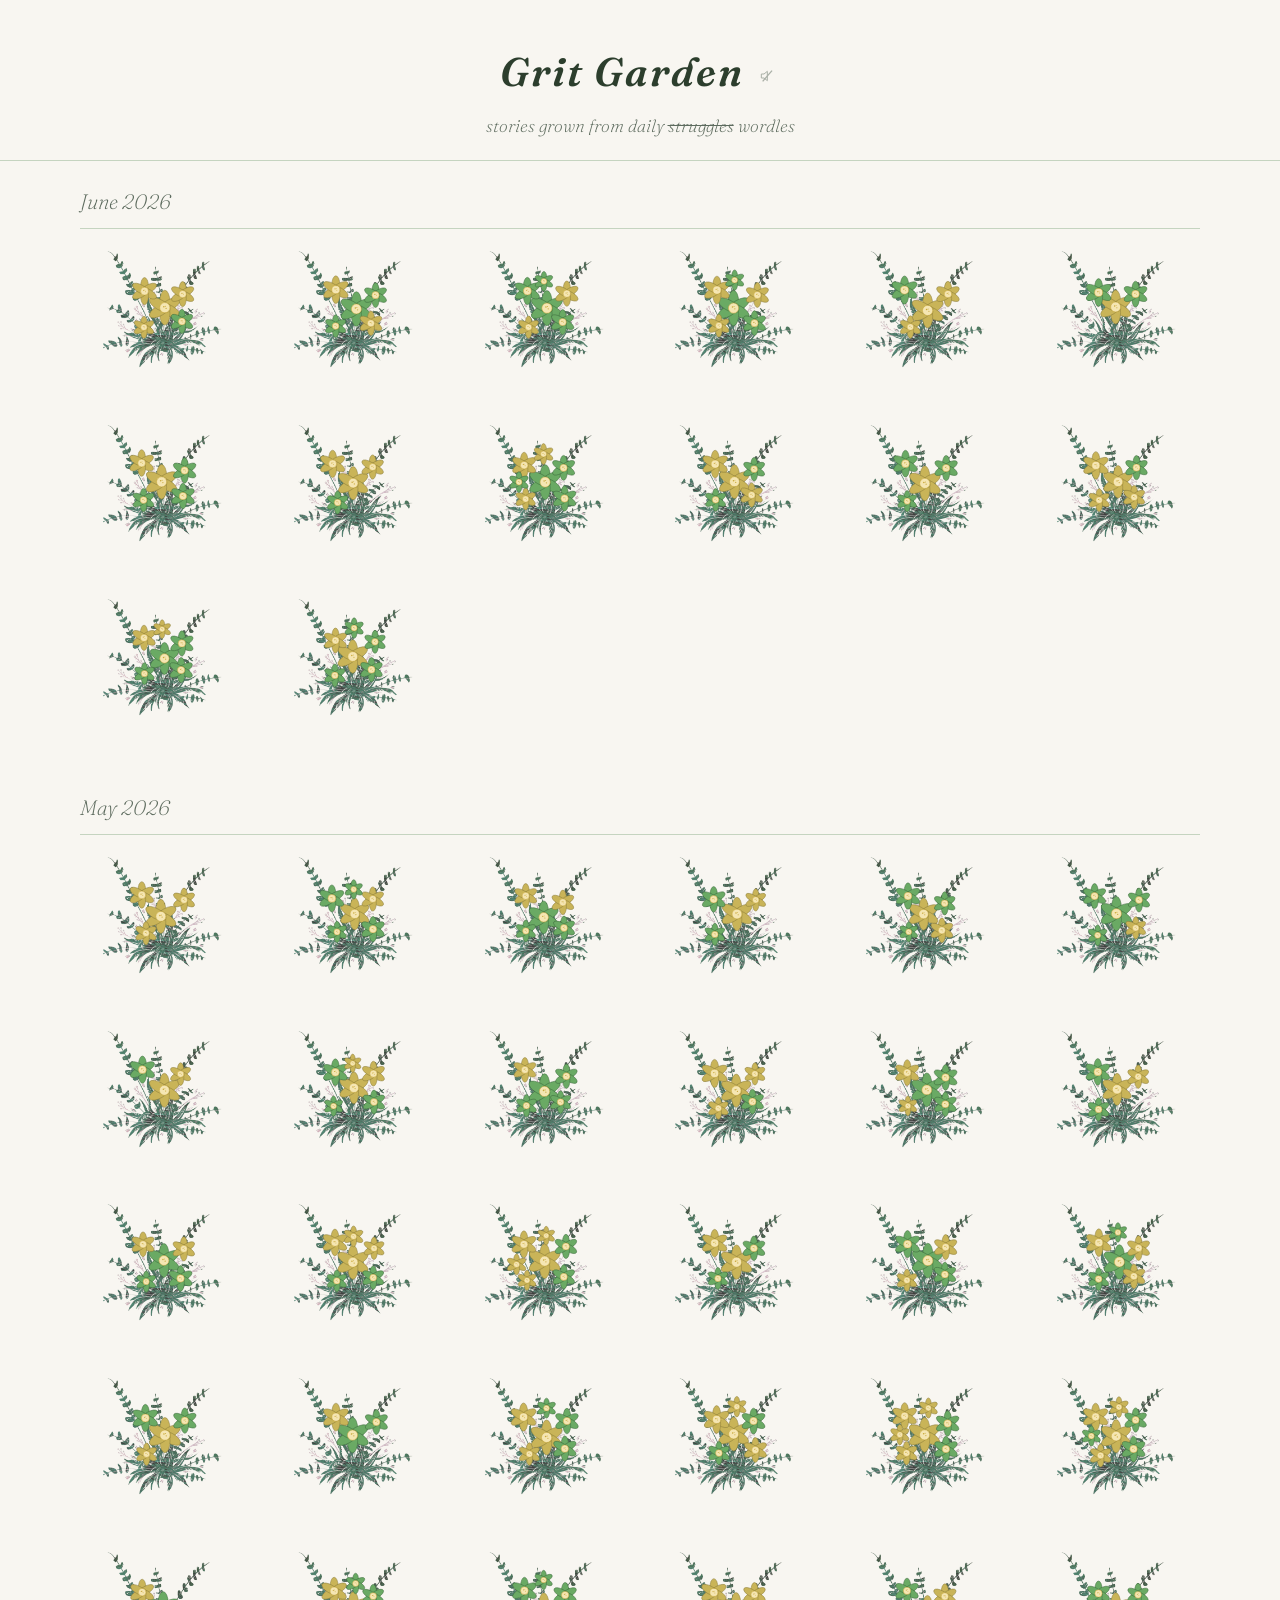
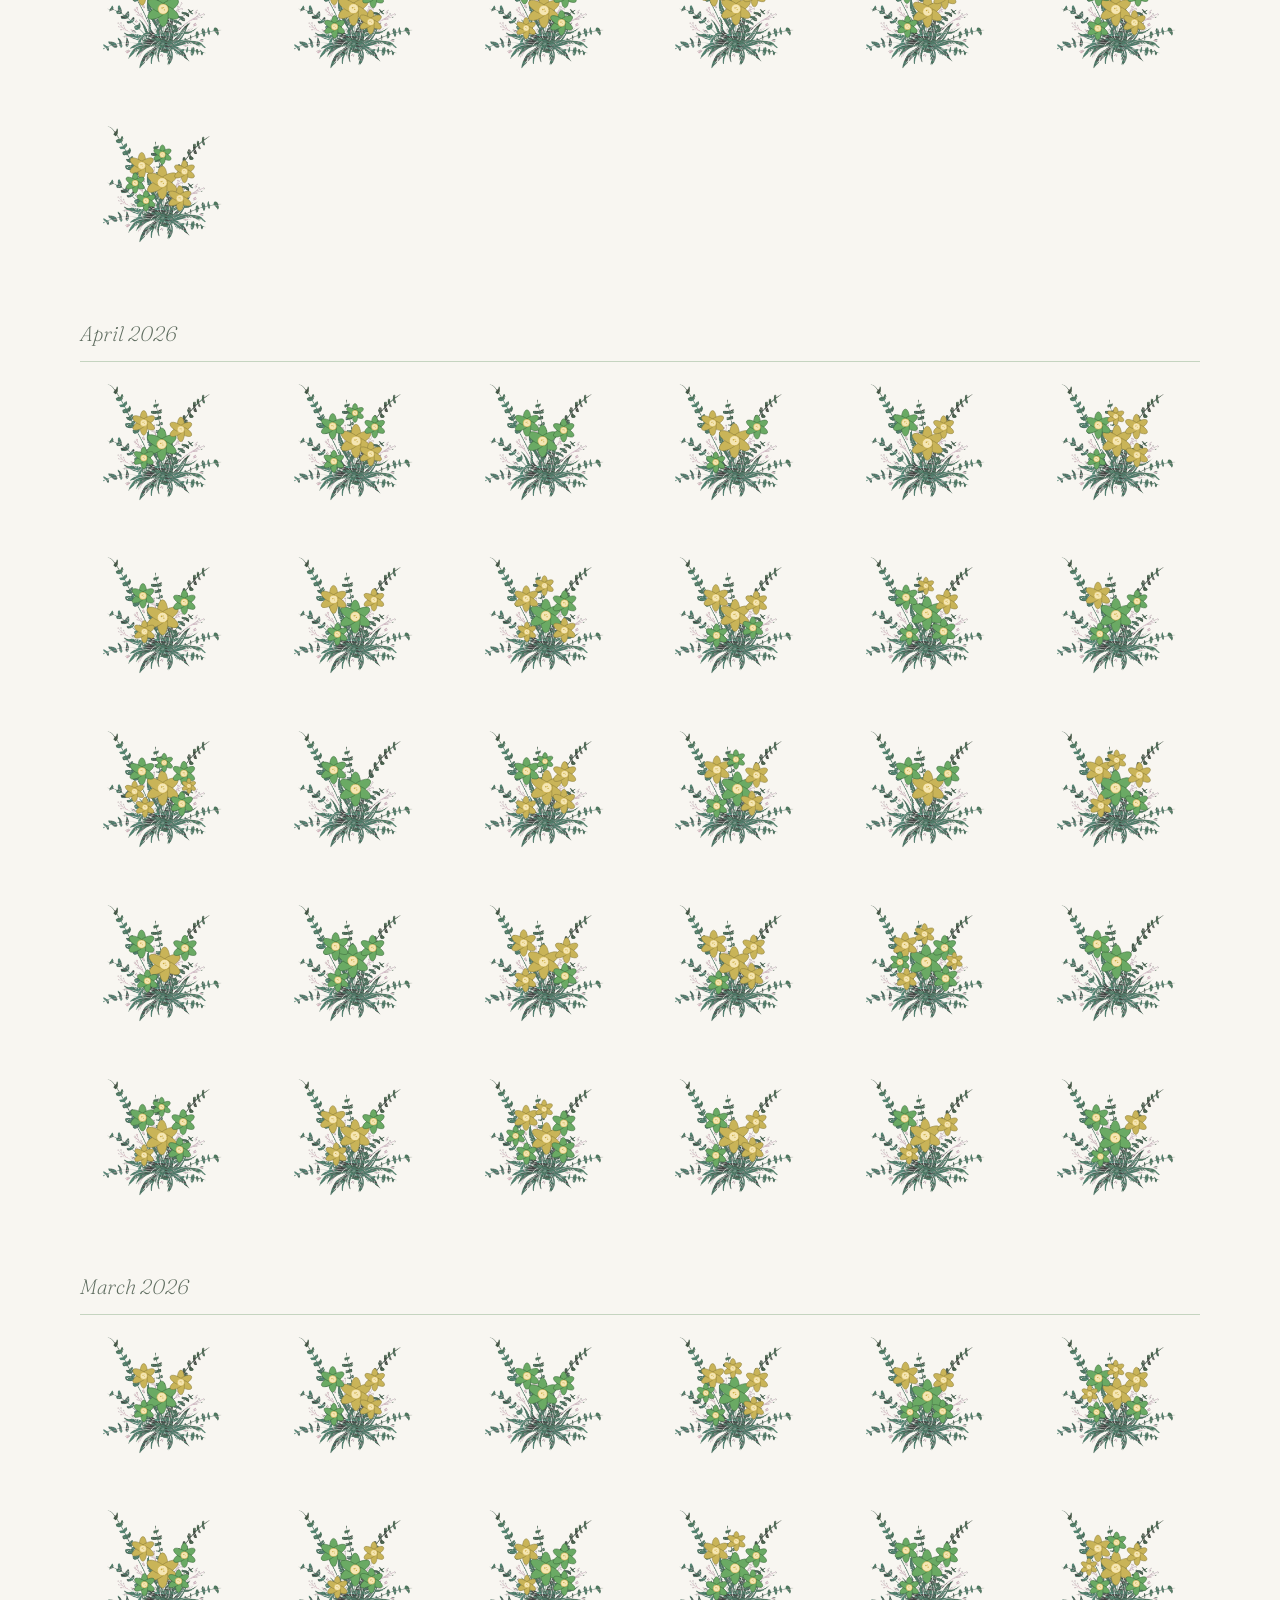
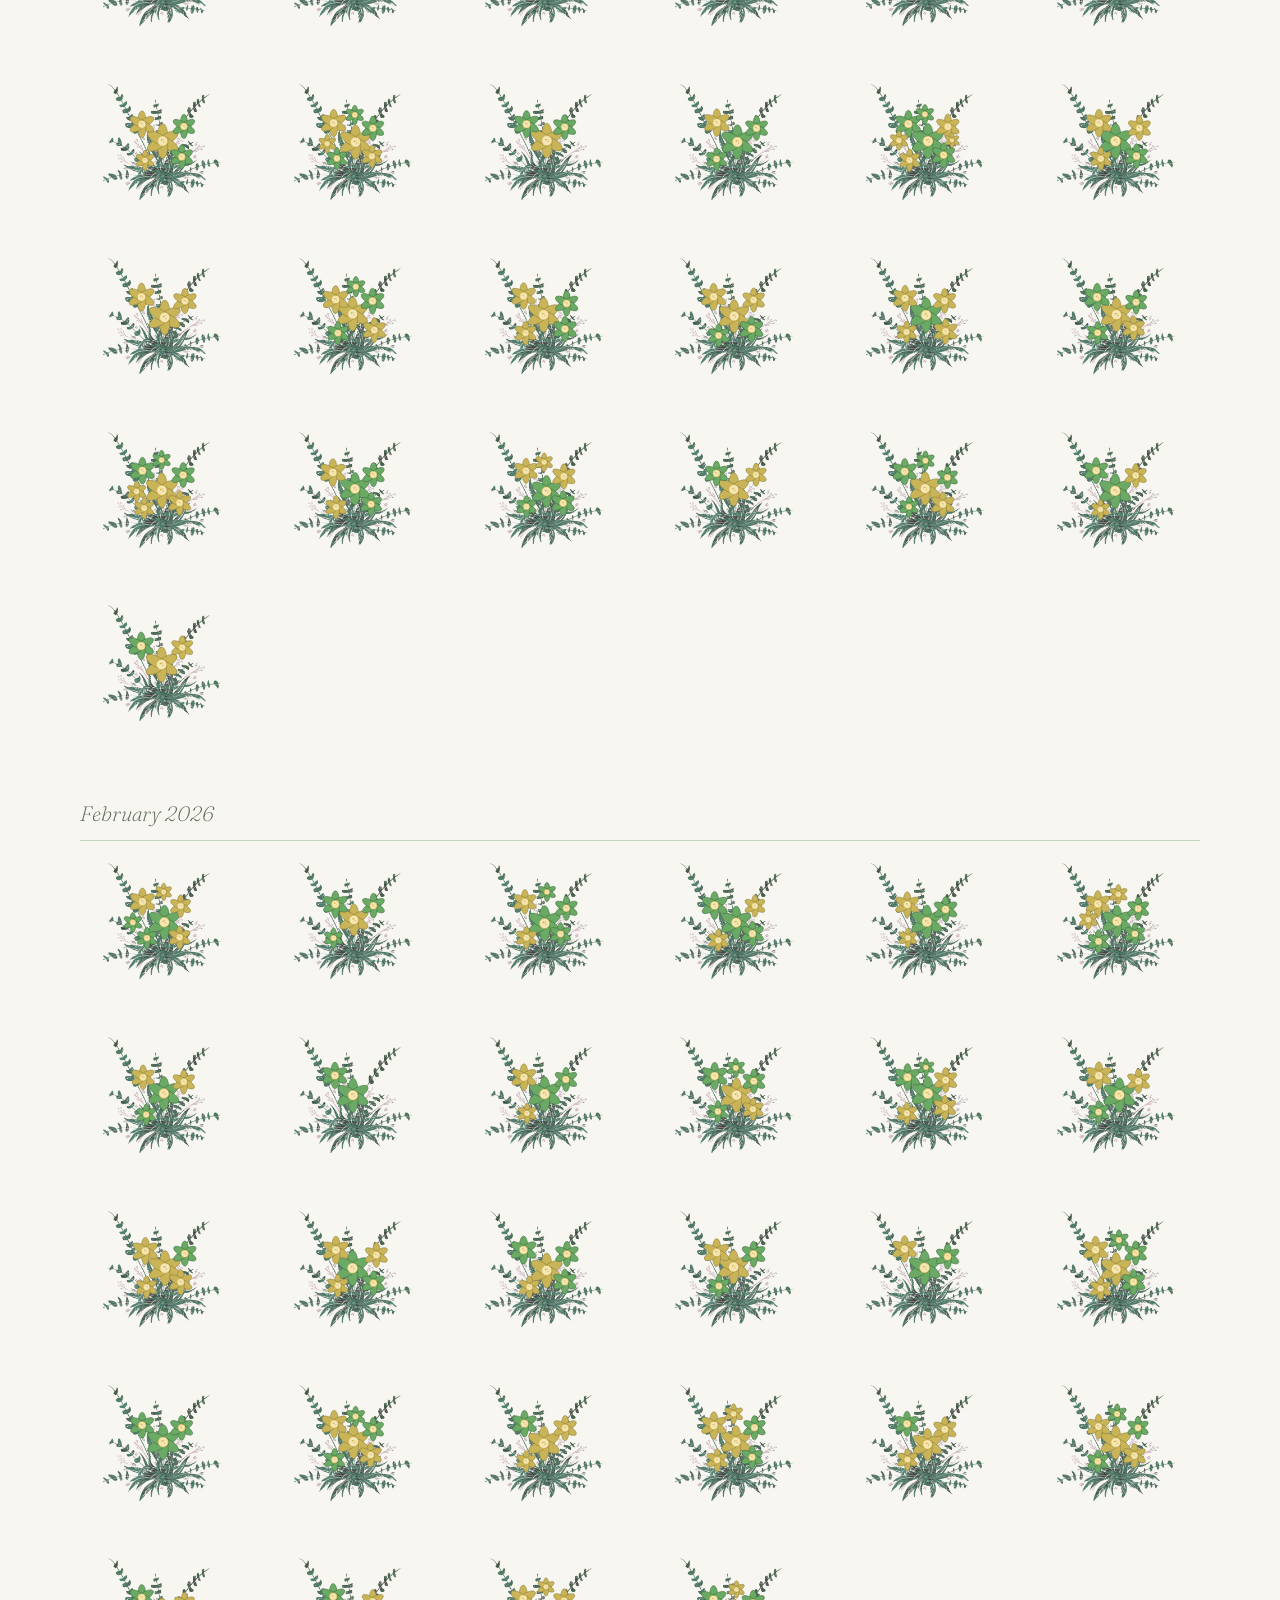
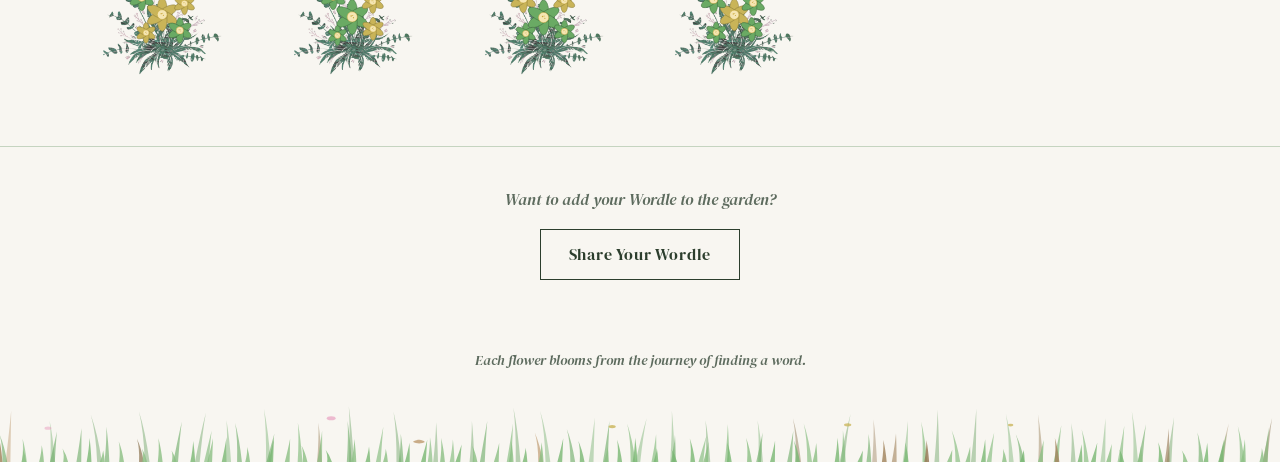
<file: garden.html>
<!DOCTYPE html>
<html lang="en">
<head>
  <!-- Google tag (gtag.js) -->
  <script async src="https://www.googletagmanager.com/gtag/js?id=G-CGX9YFH5J7"></script>
  <script>
    window.dataLayer = window.dataLayer || [];
    function gtag(){dataLayer.push(arguments);}
    gtag('js', new Date());
    gtag('config', 'G-CGX9YFH5J7');
  </script>
  <meta charset="UTF-8">
  <meta name="viewport" content="width=device-width, initial-scale=1.0">
  <title>Grit Garden</title>
  <meta name="description" content="A garden of stories grown from daily struggles. Each flower tells the story of persistence.">

  <!-- Open Graph -->
  <meta property="og:title" content="Grit Garden">
  <meta property="og:description" content="A garden of stories grown from daily struggles.">
  <meta property="og:type" content="website">
  <meta property="og:url" content="https://grit.garden/garden.html">
  <meta property="og:site_name" content="Grit Garden">

  <!-- Twitter Card -->
  <meta name="twitter:card" content="summary">
  <meta name="twitter:title" content="Grit Garden">
  <meta name="twitter:description" content="A garden of stories grown from daily struggles.">

  <link rel="canonical" href="https://grit.garden/garden.html">

  <!-- Fonts -->
  <link rel="preconnect" href="https://fonts.googleapis.com">
  <link rel="preconnect" href="https://fonts.gstatic.com" crossorigin>
  <link href="https://fonts.googleapis.com/css2?family=Fraunces:ital,wght@0,200;0,600;1,200;1,600&family=DM+Serif+Display&family=Sorts+Mill+Goudy:ital@0;1&display=swap" rel="stylesheet">

  <!-- Styles -->
  <link rel="stylesheet" href="css/style.css">
  <script src="js/loader.js"></script>
</head>
<body>

  <header class="header">
    <div class="header-row">
      <h1>Grit Garden</h1>
      <div class="sound-toggle muted" title="toggle sound">
        <svg viewBox="0 0 24 24" fill="none" stroke="currentColor" stroke-width="1.5" width="16" height="16">
          <path d="M11 5L6 9H2v6h4l5 4V5z"/>
          <path class="sound-wave" d="M15.54 8.46a5 5 0 0 1 0 7.07"/>
          <line class="sound-strike" x1="18" y1="4" x2="4" y2="20" stroke-width="2"/>
        </svg>
      </div>
    </div>
    <p>stories grown from daily <s>struggles</s> wordles</p>
  </header>


  <main class="garden">
    <!-- Flowers will be rendered here by JavaScript -->
  </main>

  <section class="submit-section">
    <p>Want to add your Wordle to the garden?</p>
    <a href="mailto:hackpravj@gmail.com?subject=Wordle%20Garden%20Submission" class="submit-link">Share Your Wordle</a>
  </section>

  <footer class="footer">
    <p>Each flower blooms from the journey of finding a word.</p>
  </footer>

  <div class="grass-meadow" id="grass-meadow"></div>

  <!-- Scripts -->
  <script src="js/greenery.js"></script>
  <script src="js/flowers.js"></script>
  <script src="js/garden.js"></script>
  <script src="js/particles.js"></script>
  <script src="js/sound.js"></script>
  <script src="js/wanderer.js"></script>
  <script>
    // Start both particle systems
    (function() {
      const scenes = window.ParticleToggles;
      if (!scenes) return;
      scenes.gardenMix.start();
      scenes.dandelion.start();
    })();
  </script>
  <script src="js/grass.js"></script>
  <script>GrassGenerator.generate('grass-meadow');</script>

</body>
</html>
</file>
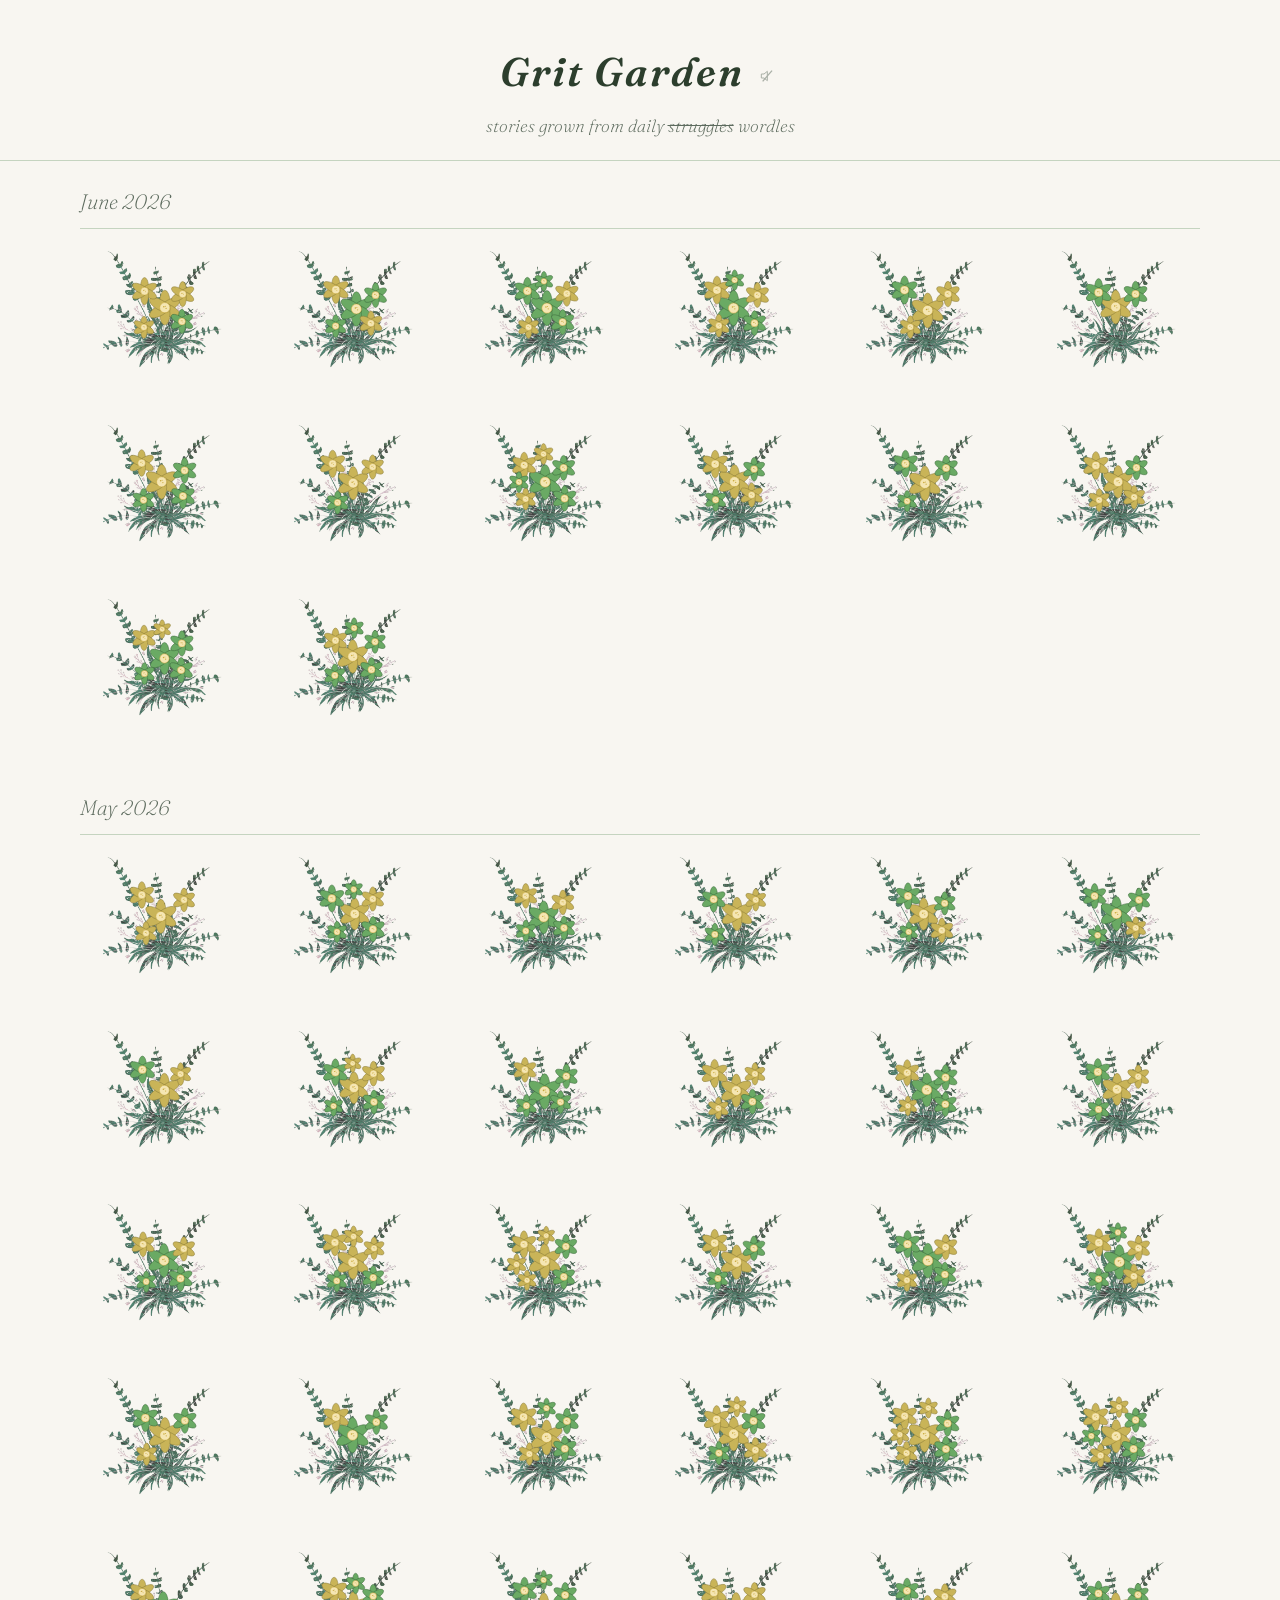
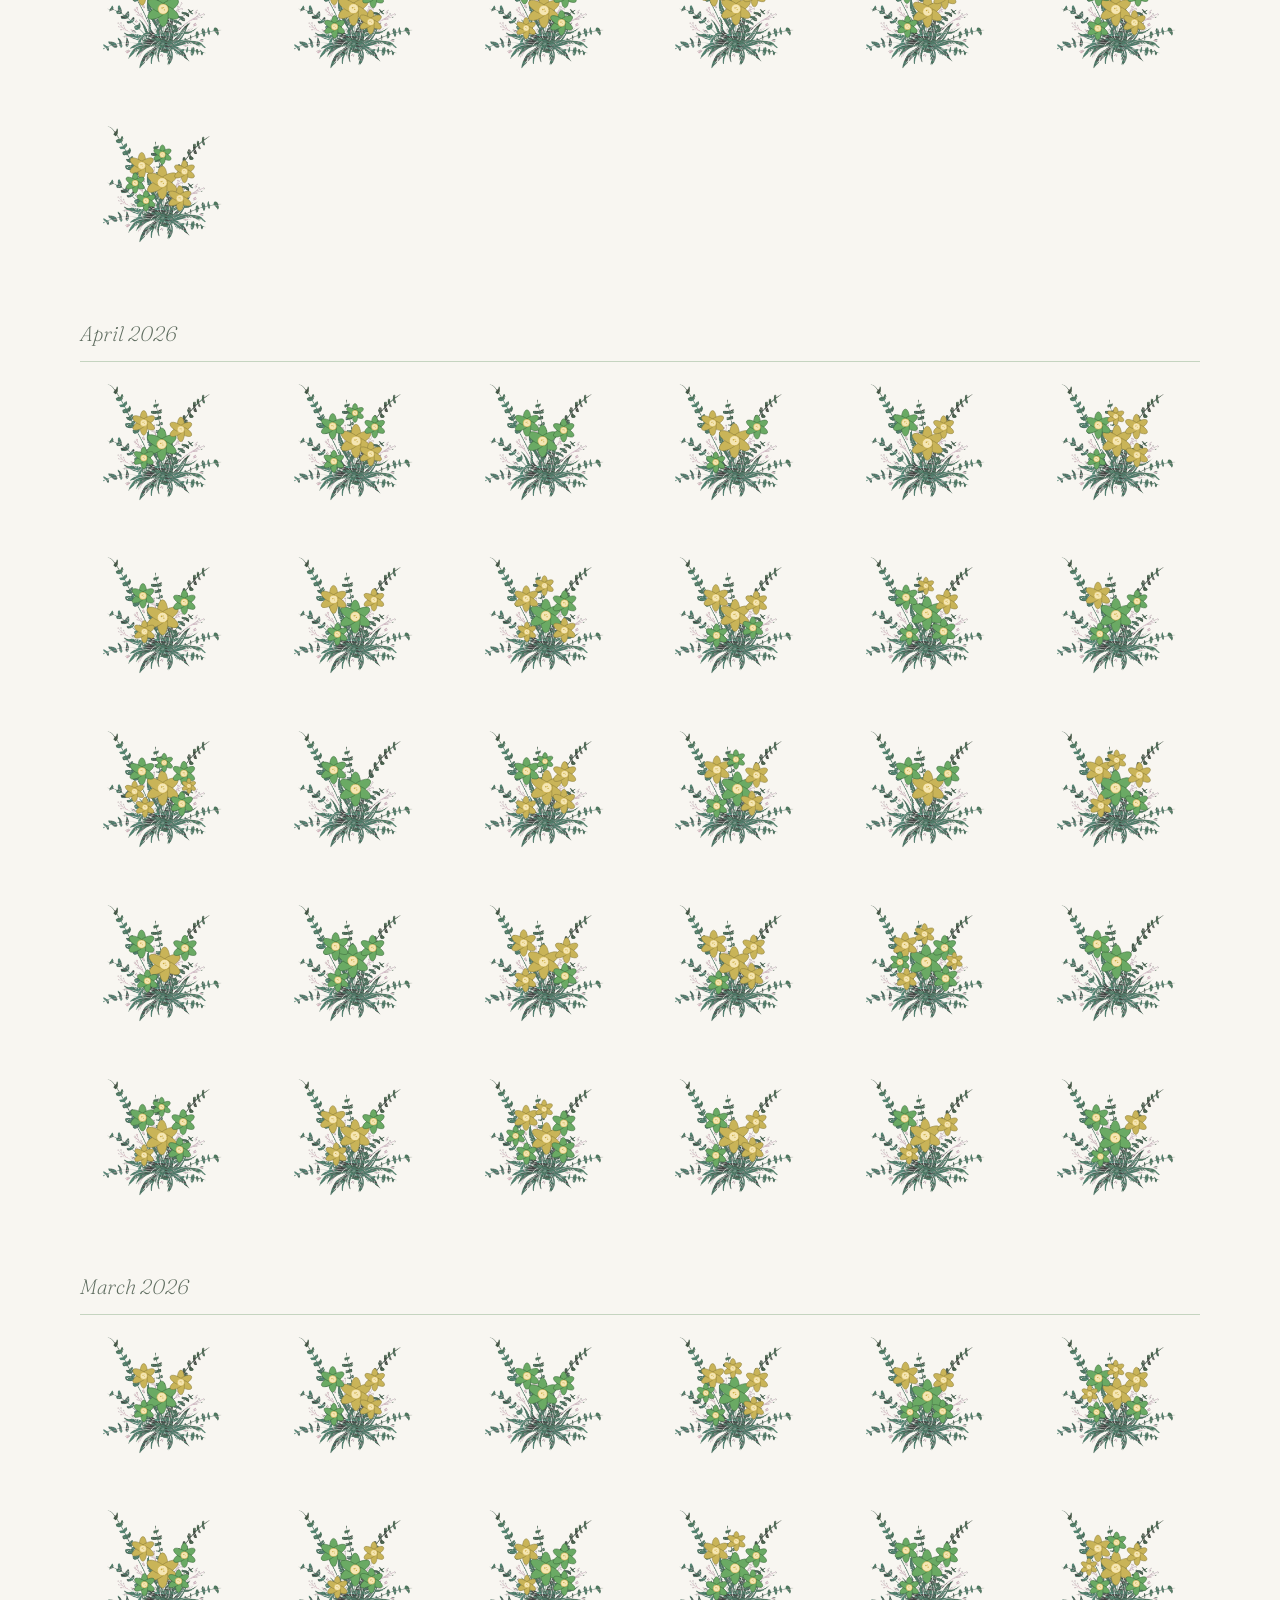
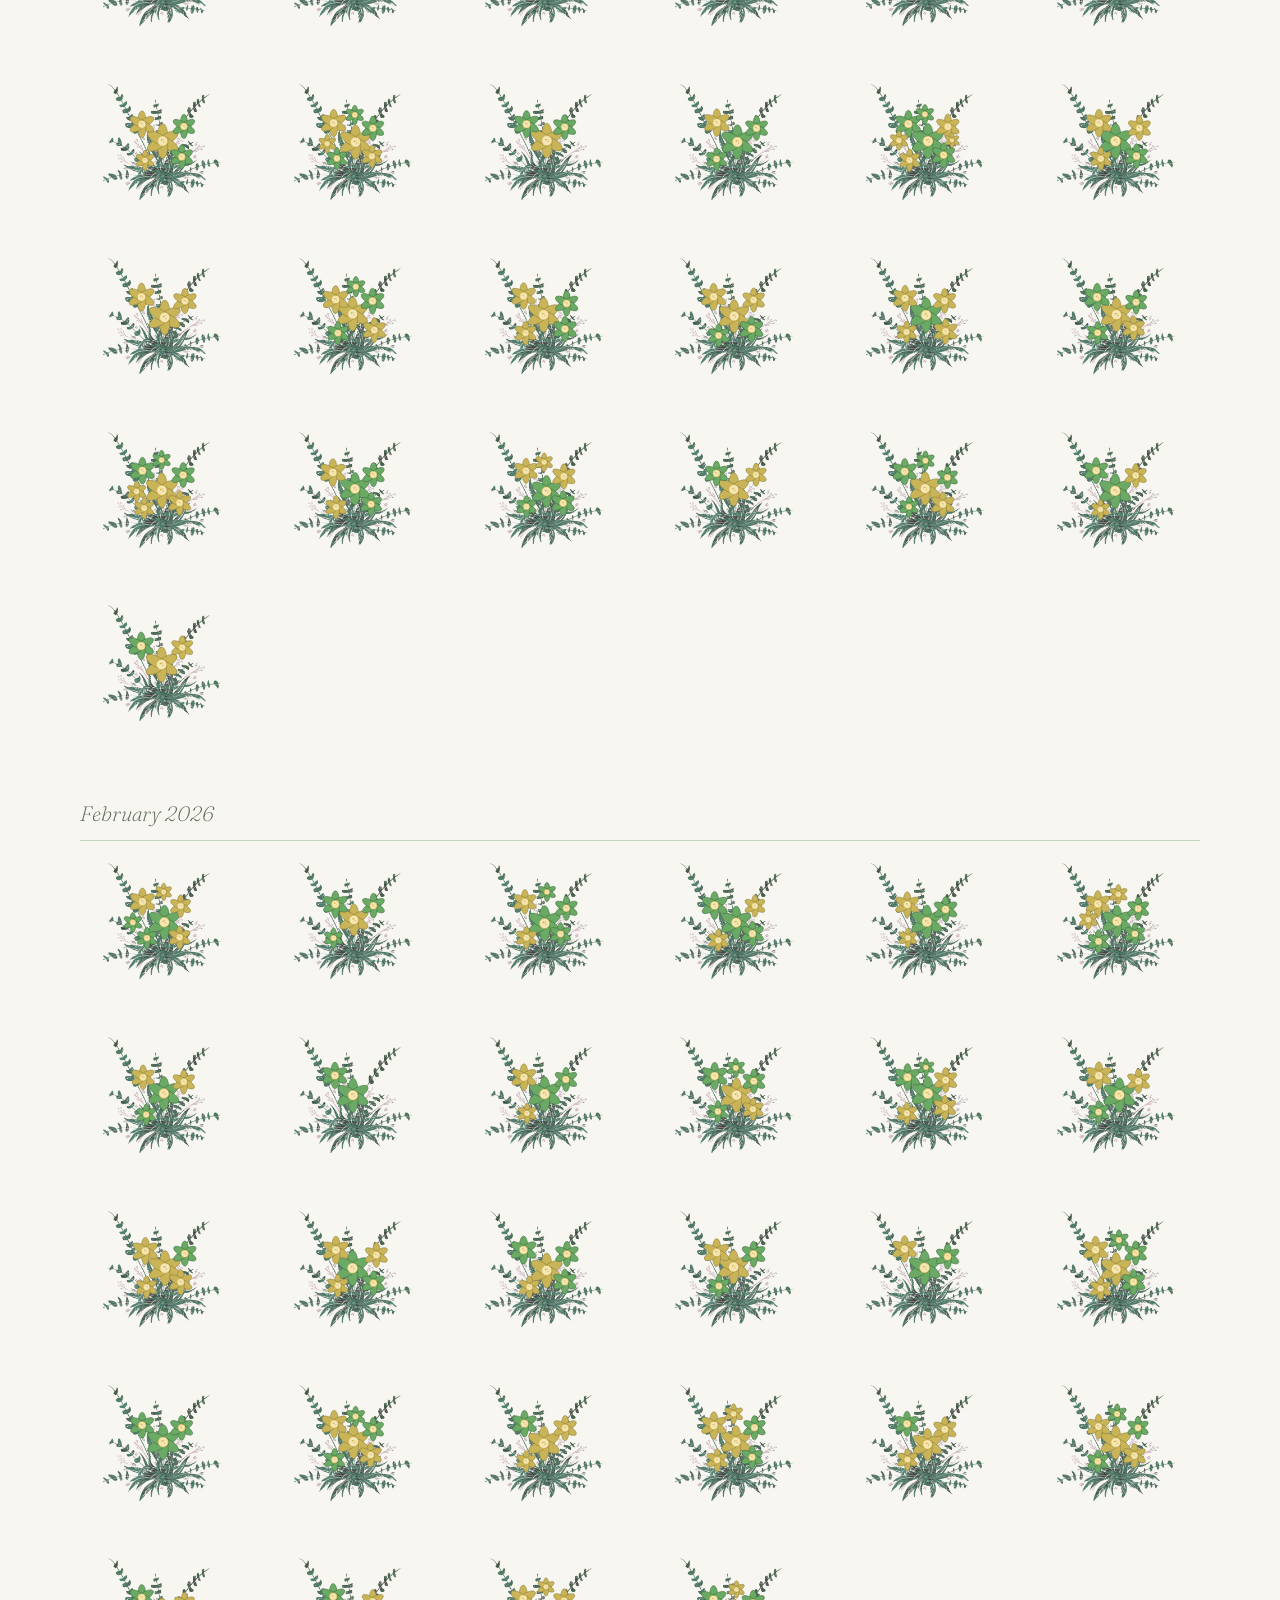
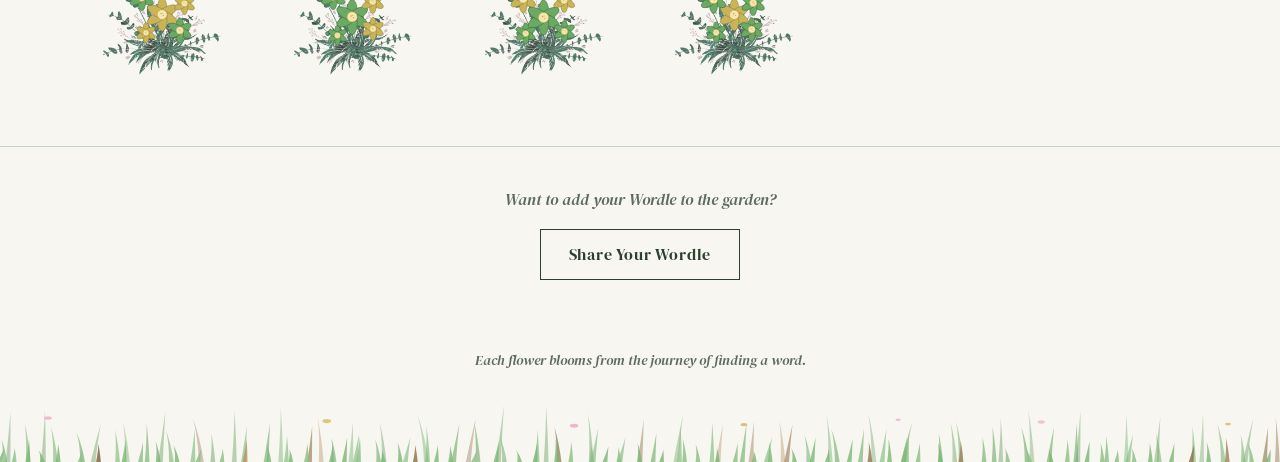
<file: poem.html>
<!DOCTYPE html>
<html lang="en">
<head>
  <!-- Google tag (gtag.js) -->
  <script async src="https://www.googletagmanager.com/gtag/js?id=G-CGX9YFH5J7"></script>
  <script>
    window.dataLayer = window.dataLayer || [];
    function gtag(){dataLayer.push(arguments);}
    gtag('js', new Date());
    gtag('config', 'G-CGX9YFH5J7');
  </script>
  <meta charset="UTF-8">
  <meta name="viewport" content="width=device-width, initial-scale=1.0">
  <title>Grit Garden</title>
  <meta name="description" content="A story grown from daily struggle.">

  <!-- Open Graph (dynamic values set by poem.js) -->
  <meta property="og:title" content="Grit Garden">
  <meta property="og:description" content="A story grown from daily struggle.">
  <meta property="og:type" content="article">
  <meta property="og:url" content="https://grit.garden/poem.html">
  <meta property="og:site_name" content="Grit Garden">

  <!-- Twitter Card -->
  <meta name="twitter:card" content="summary">
  <meta name="twitter:title" content="Grit Garden">
  <meta name="twitter:description" content="A story grown from daily struggle.">

  <link rel="canonical" href="https://grit.garden/poem.html">

  <!-- Fonts -->
  <link rel="preconnect" href="https://fonts.googleapis.com">
  <link rel="preconnect" href="https://fonts.gstatic.com" crossorigin>
  <link href="https://fonts.googleapis.com/css2?family=Fraunces:ital,wght@0,200;0,600;1,200;1,600&family=DM+Serif+Display&family=Sorts+Mill+Goudy:ital@0;1&display=swap" rel="stylesheet">

  <!-- Styles -->
  <link rel="stylesheet" href="css/style.css">
  <script src="js/loader.js"></script>
</head>
<body>

  <main class="poem-page">
    <nav class="poem-top-bar">
      <div class="back-link-wrapper">
        <a href="garden.html" class="back-link">← way to garden</a>
        <div class="back-link-stick"></div>
      </div>
      <div class="sound-toggle muted" title="toggle sound">
        <svg viewBox="0 0 24 24" fill="none" stroke="currentColor" stroke-width="1.5" width="16" height="16">
          <path d="M11 5L6 9H2v6h4l5 4V5z"/>
          <path class="sound-wave" d="M15.54 8.46a5 5 0 0 1 0 7.07"/>
          <line class="sound-strike" x1="18" y1="4" x2="4" y2="20" stroke-width="2"/>
        </svg>
      </div>
      <span class="wordle-number"></span>
    </nav>

    <header class="poem-header">
      <h1 class="poem-date">Loading...</h1>
      <h2 class="poem-title"></h2>
      <p class="poem-persona"></p>
    </header>

    <div class="poem-flower">
      <!-- Flower SVG will be rendered here -->
    </div>

    <div class="wordle-grid">
      <!-- Wordle grid will be rendered here -->
    </div>

    <section class="poem-content">
      <h3 class="story-title"></h3>
      <p class="story-persona"></p>
      <div class="poem-text">
        <!-- Poem will be rendered here -->
      </div>
    </section>

    <section class="share-section">
      <!-- Share link will be rendered here -->
    </section>

    <section class="grow-cta-section">
      <button class="grow-cta" id="grow-cta">grow your own story</button>
    </section>
  </main>

  <footer class="footer">
    <p>Each flower blooms from the journey of finding a word.</p>
  </footer>

  <div class="grass-meadow" id="grass-meadow"></div>

  <!-- Scripts -->
  <script src="js/flowers.js"></script>
  <script src="js/poem.js"></script>
  <script src="js/sound.js"></script>
  <script src="js/grass.js"></script>
  <script src="js/wanderer.js"></script>
  <script>GrassGenerator.generate('grass-meadow');</script>
  <script>
    document.getElementById('grow-cta').addEventListener('click', function () {
      // Lazy-load the grow-your-own module on first click
      if (window.GrowYourOwn) {
        GrowYourOwn.open();
        return;
      }
      const script = document.createElement('script');
      script.src = 'js/grow-your-own.js';
      script.onload = () => GrowYourOwn.open();
      document.head.appendChild(script);
    });
  </script>

</body>
</html>
</file>
<file: css/style.css>
/* Wordle Garden - Botanical Illustration Style */

* {
  margin: 0;
  padding: 0;
  box-sizing: border-box;
}

:root {
  --bg-color: #f8f6f1;
  --text-color: #2c3e2d;
  --text-muted: #5d6b5e;
  --green: #6aaa64;
  --green-dark: #3d6b3d;
  --yellow: #c9b458;
  --yellow-dark: #8b7d3a;
  --gray: #787c7e;
  --gray-light: #d3d6da;
  --flower-center: #f5e6b3;
  --flower-center-accent: #c9a83a;
  --border-color: #c5d4c0;
}

body {
  font-family: 'DM Serif Display', Georgia, serif;
  background-color: var(--bg-color);
  color: var(--text-color);
  min-height: 100vh;
  line-height: 1.6;
}

/* Particle Toggles */
.particle-toggles {
  position: fixed;
  top: 12px;
  right: 12px;
  z-index: 50;
  display: flex;
  gap: 4px;
  background: rgba(248,246,241,0.9);
  border: 1px solid var(--border-color);
  border-radius: 20px;
  padding: 3px;
  backdrop-filter: blur(4px);
}

.ptoggle {
  background: none;
  border: none;
  padding: 5px 12px;
  border-radius: 16px;
  font-family: 'Fraunces', Georgia, serif;
  font-weight: 200;
  font-style: italic;
  font-size: 0.75rem;
  color: var(--text-muted);
  cursor: pointer;
  transition: all 0.2s;
  letter-spacing: 0.03em;
}

.ptoggle:hover {
  color: var(--text-color);
}

.ptoggle.active {
  background: var(--text-color);
  color: var(--bg-color);
}

/* Header */
.header {
  text-align: center;
  padding: 40px 20px 20px;
  border-bottom: 1px solid var(--border-color);
}

.header h1 {
  font-family: 'Fraunces', Georgia, serif;
  font-size: 2.5rem;
  font-weight: 600;
  font-style: italic;
  letter-spacing: 0.05em;
  margin-bottom: 8px;
}

.header p {
  font-family: 'Fraunces', Georgia, serif;
  font-weight: 200;
  font-style: italic;
  color: var(--text-muted);
  font-size: 1.1rem;
}

/* Garden Grid */
.garden {
  max-width: 1200px;
  margin: 0 auto;
}

/* Month sections */
.month-section {
  padding: 0 40px 20px;
}

.month-header {
  font-family: 'Fraunces', Georgia, serif;
  font-weight: 200;
  font-style: italic;
  font-size: 1.3rem;
  color: var(--text-muted);
  padding: 24px 0 10px;
  border-bottom: 1px solid var(--border-color);
  position: sticky;
  top: 0;
  z-index: 10;
  background: var(--bg-color);
}

.month-grid {
  display: grid;
  grid-template-columns: repeat(auto-fill, minmax(140px, 1fr));
  gap: 24px;
  padding-top: 20px;
}


.flower-container {
  display: flex;
  flex-direction: column;
  align-items: center;
  cursor: pointer;
  transition: transform 0.2s ease;
  animation: bloom 0.5s ease-out backwards;
}

/* Stagger bloom for each container */
.flower-container:nth-child(1) { animation-delay: 0.02s; }
.flower-container:nth-child(2) { animation-delay: 0.04s; }
.flower-container:nth-child(3) { animation-delay: 0.06s; }
.flower-container:nth-child(4) { animation-delay: 0.08s; }
.flower-container:nth-child(5) { animation-delay: 0.1s; }
.flower-container:nth-child(6) { animation-delay: 0.12s; }
.flower-container:nth-child(7) { animation-delay: 0.14s; }
.flower-container:nth-child(8) { animation-delay: 0.16s; }
.flower-container:nth-child(9) { animation-delay: 0.18s; }
.flower-container:nth-child(10) { animation-delay: 0.2s; }
.flower-container:nth-child(n+11) { animation-delay: 0.22s; }

@keyframes bloom {
  0% {
    opacity: 0;
  }
  100% {
    opacity: 1;
  }
}

.flower-container:hover {
  transform: translateY(-4px);
}

.flower-container:hover .flower-date {
  opacity: 1;
}

/* Subtle sway on individual flowers - always on */
.flower-cluster .flower {
  animation: flower-sway 2.5s ease-in-out infinite;
}

.flower-cluster .flower[data-index="1"] { animation-delay: -0.4s; }
.flower-cluster .flower[data-index="2"] { animation-delay: -0.8s; }
.flower-cluster .flower[data-index="3"] { animation-delay: -1.2s; }
.flower-cluster .flower[data-index="4"] { animation-delay: -1.6s; }
.flower-cluster .flower[data-index="5"] { animation-delay: -2.0s; }

@keyframes flower-sway {
  0%, 100% { transform: rotate(0deg); }
  25% { transform: rotate(5deg); }
  75% { transform: rotate(-5deg); }
}

/* Bush top sways gently - half of flower sway */
.flower-cluster .bush-top {
  animation: bush-sway 3s ease-in-out infinite;
}

@keyframes bush-sway {
  0%, 100% { transform: rotate(0deg); }
  25% { transform: rotate(1deg); }
  75% { transform: rotate(-1deg); }
}

.flower-cluster {
  width: 120px;
  height: 120px;
}

.flower-date {
  margin-top: 8px;
  font-size: 0.85rem;
  color: var(--text-muted);
  opacity: 0;
  transition: opacity 0.2s ease;
  font-style: italic;
}

/* Submit Section */
.submit-section {
  text-align: center;
  padding: 40px 20px;
  border-top: 1px solid var(--border-color);
  margin-top: 20px;
}

.submit-section p {
  color: var(--text-muted);
  margin-bottom: 16px;
  font-style: italic;
}

.submit-link {
  display: inline-block;
  padding: 12px 28px;
  border: 1px solid var(--text-color);
  color: var(--text-color);
  text-decoration: none;
  font-size: 1rem;
  transition: all 0.2s ease;
  letter-spacing: 0.05em;
}

.submit-link:hover {
  background-color: var(--text-color);
  color: var(--bg-color);
}

/* Poem Page */
.poem-page {
  max-width: 700px;
  margin: 0 auto;
  padding: 40px 20px;
}

.poem-top-bar {
  position: sticky;
  top: 0;
  z-index: 10;
  background: var(--bg-color);
  display: flex;
  align-items: center;
  justify-content: space-between;
  padding: 12px 0;
  margin-bottom: 28px;
  border-bottom: 1px solid var(--border-color);
}

.back-link-wrapper {
  display: inline-flex;
  flex-direction: column;
  align-items: center;
  transform: rotate(-2deg);
}

.back-link {
  display: inline-block;
  background: #efe8d8;
  color: var(--text-color);
  padding: 6px 16px;
  font-family: 'Fraunces', Georgia, serif;
  font-weight: 200;
  font-size: 0.85rem;
  letter-spacing: 0.03em;
  text-decoration: none;
  border: 1px solid #d4c9b3;
  border-bottom: none;
  border-radius: 2px 2px 0 0;
  transition: transform 0.2s;
}

.back-link:hover {
  transform: translateY(-2px);
}

.back-link-stick {
  width: 3px;
  height: 12px;
  background: linear-gradient(180deg, #d4c9b3, #b8a890);
  border-radius: 0 0 1px 1px;
}

.poem-header {
  text-align: center;
  margin-bottom: 40px;
}

.poem-date {
  font-family: 'Fraunces', Georgia, serif;
  font-size: 1.6rem;
  font-weight: 600;
  font-style: italic;
  margin-bottom: 6px;
}

.poem-title {
  font-family: 'DM Serif Display', Georgia, serif;
  font-size: 1.1rem;
  font-weight: 400;
  color: var(--text-muted);
  margin-top: 4px;
}

.poem-persona {
  font-family: 'Fraunces', Georgia, serif;
  font-weight: 200;
  font-style: italic;
  font-size: 0.85rem;
  color: var(--text-muted);
  margin-top: 4px;
}

.wordle-number {
  font-size: 0.85rem;
  color: var(--text-muted);
  letter-spacing: 0.1em;
}

/* Wordle Grid */
.wordle-grid {
  display: flex;
  flex-direction: column;
  align-items: center;
  gap: 6px;
  margin-bottom: 50px;
}

.wordle-row {
  display: flex;
  gap: 6px;
}

.wordle-cell {
  width: 52px;
  height: 52px;
  display: flex;
  align-items: center;
  justify-content: center;
  font-family: -apple-system, BlinkMacSystemFont, 'Segoe UI', sans-serif;
  font-size: 1.6rem;
  font-weight: 700;
  text-transform: uppercase;
  color: white;
  border-radius: 2px;
}

.wordle-cell.correct {
  background-color: var(--green);
}

.wordle-cell.present {
  background-color: var(--yellow);
}

.wordle-cell.absent {
  background-color: var(--gray);
}

.story-persona {
  font-family: 'Fraunces', Georgia, serif;
  font-weight: 200;
  font-style: italic;
  font-size: 0.85rem;
  color: var(--text-muted);
  margin-bottom: 16px;
  text-align: center;
}

/* Poem Content */
.story-title {
  font-family: 'DM Serif Display', Georgia, serif;
  font-size: 1.3rem;
  font-weight: 400;
  color: var(--text-color);
  margin-bottom: 20px;
  text-align: center;
}

.poem-content {
  text-align: center;
  margin-bottom: 50px;
}

.poem-text {
  font-family: 'Sorts Mill Goudy', Georgia, serif;
  font-style: normal;
  font-size: 1.1rem;
  line-height: 1.8;
  white-space: normal;
  word-wrap: break-word;
}

.stanza {
  margin-bottom: 1.5em;
}

.stanza:last-child {
  margin-bottom: 0;
}

/* Guess word highlight tiles */
.guess-word span {
  display: inline-block;
  padding: 1px 3px;
  margin: 0 1px;
  border-radius: 2px;
  color: white;
  font-style: normal;
  font-weight: 400;
  letter-spacing: 0.02em;
  line-height: 1.4;
}

.tile-green { background: var(--green); }
.tile-yellow { background: var(--yellow); }
.tile-gray { background: #787c7e; }

/* Flower Display on Poem Page */
.poem-flower {
  display: flex;
  justify-content: center;
  margin-bottom: 40px;
}

.poem-flower svg {
  width: 150px;
  height: 150px;
}

/* Share Section */
.share-section {
  text-align: center;
  padding-top: 30px;
  border-top: 1px solid var(--border-color);
}

.share-btn {
  display: inline-block;
  padding: 10px 24px;
  background: none;
  border: 1px solid var(--border-color);
  color: var(--text-muted);
  font-family: 'Sorts Mill Goudy', Georgia, serif;
  font-style: italic;
  font-size: 0.9rem;
  letter-spacing: 0.04em;
  cursor: pointer;
  transition: all 0.2s ease;
}

.share-btn:hover {
  border-color: var(--text-color);
  color: var(--text-color);
}

/* Grow Your Own CTA */
.grow-cta-section {
  text-align: center;
  padding: 32px 20px 8px;
}

.grow-cta {
  display: inline-block;
  padding: 14px 32px;
  background: none;
  border: 1px solid var(--text-color);
  color: var(--text-color);
  font-family: 'Sorts Mill Goudy', Georgia, serif;
  font-style: italic;
  font-size: 1rem;
  letter-spacing: 0.04em;
  cursor: pointer;
  transition: all 0.2s ease;
}

.grow-cta:hover {
  background: var(--text-color);
  color: var(--bg-color);
}

/* Grow Your Own — Drawer */
.gym-overlay {
  position: fixed;
  inset: 0;
  background: rgba(44, 62, 45, 0.25);
  z-index: 100;
  opacity: 0;
  pointer-events: none;
  transition: opacity 0.3s ease;
}

.gym-overlay.gym-visible {
  opacity: 1;
  pointer-events: all;
}

.gym-drawer {
  position: fixed;
  bottom: 0;
  left: 0;
  right: 0;
  background: var(--bg-color);
  border-radius: 16px 16px 0 0;
  box-shadow: 0 -4px 24px rgba(0, 0, 0, 0.08);
  z-index: 101;
  transform: translateY(100%);
  transition: transform 0.45s cubic-bezier(0.22, 1, 0.36, 1),
              max-height 0.4s cubic-bezier(0.22, 1, 0.36, 1);
  max-height: 0;
  overflow: hidden;
}

.gym-drawer-half {
  transform: translateY(0);
  max-height: 45vh;
}

.gym-drawer-tall {
  transform: translateY(0);
  max-height: 70vh;
}

.gym-drawer-full {
  transform: translateY(0);
  max-height: 92vh;
}

.gym-drawer-scroll {
  height: 100%;
  max-height: inherit;
  overflow-y: auto;
  -webkit-overflow-scrolling: touch;
  padding: 0 24px 32px;
}

.gym-handle {
  display: flex;
  justify-content: center;
  padding: 12px 0 8px;
  cursor: pointer;
  position: sticky;
  top: 0;
  background: var(--bg-color);
  border-radius: 16px 16px 0 0;
  z-index: 1;
}

.gym-handle-bar {
  width: 36px;
  height: 4px;
  background: var(--border-color);
  border-radius: 2px;
}

/* Upload area */
.gym-dropzone {
  border: 1.5px dashed var(--border-color);
  border-radius: 6px;
  padding: 32px 20px;
  cursor: pointer;
  transition: border-color 0.2s, background 0.2s;
}

.gym-dropzone:hover,
.gym-dropzone.gym-dragover {
  border-color: var(--green);
  background: rgba(106, 170, 100, 0.05);
}

.gym-dropzone-inner {
  display: flex;
  flex-direction: column;
  align-items: center;
  gap: 10px;
  color: var(--text-muted);
  font-family: 'Sorts Mill Goudy', Georgia, serif;
  font-style: italic;
  font-size: 0.9rem;
}

.gym-dropzone-inner svg {
  opacity: 0.4;
}

/* Status */
.gym-status {
  display: none;
  justify-content: center;
  align-items: center;
  text-align: center;
  font-family: 'Sorts Mill Goudy', Georgia, serif;
  font-style: italic;
  font-size: 0.9rem;
  color: var(--text-muted);
  padding: 24px 0;
}

/* Loading tiles */
.gym-loading-row {
  gap: 5px;
}

.gym-loading-tile {
  width: 40px;
  height: 40px;
  font-size: 1.2rem;
  background: var(--yellow);
  animation: gym-tile-wave 2s ease-in-out infinite;
}

@keyframes gym-tile-wave {
  0%, 100% { background-color: var(--yellow); }
  50% { background-color: var(--green); }
}

/* Error */
.gym-error {
  text-align: center;
  padding: 20px 0;
  font-family: 'Sorts Mill Goudy', Georgia, serif;
  font-style: italic;
  font-size: 0.9rem;
  color: var(--gray);
  display: flex;
  flex-direction: column;
  align-items: center;
  gap: 12px;
}

.gym-error-tiles {
  margin-bottom: 4px;
}

.gym-error-tiles .wordle-cell {
  width: 40px;
  height: 40px;
  font-size: 1.2rem;
}

.gym-shake {
  animation: gym-shake 0.5s ease;
}

@keyframes gym-shake {
  0%, 100% { transform: translateX(0); }
  10% { transform: translateX(-6px); }
  25% { transform: translateX(5px); }
  40% { transform: translateX(-4px); }
  55% { transform: translateX(3px); }
  70% { transform: translateX(-2px); }
  85% { transform: translateX(1px); }
}

.gym-retry {
  background: none;
  border: 1px solid var(--gray);
  color: var(--gray);
  font-family: 'Sorts Mill Goudy', Georgia, serif;
  font-style: italic;
  font-size: 0.85rem;
  padding: 6px 16px;
  cursor: pointer;
  border-radius: 3px;
  transition: all 0.2s;
}

.gym-retry:hover {
  background: var(--gray);
  color: var(--bg-color);
}

/* Result sections */
.gym-section {
  padding: 20px 0;
}

.gym-section-label {
  text-align: center;
  font-family: 'Fraunces', Georgia, serif;
  font-weight: 200;
  font-style: italic;
  font-size: 0.85rem;
  color: var(--text-muted);
  letter-spacing: 0.08em;
  margin-bottom: 20px;
}

.gym-divider {
  width: 40px;
  height: 1px;
  background: var(--border-color);
  margin: 0 auto;
}

.gym-your-meta {
  text-align: center;
  font-size: 0.8rem;
  color: var(--text-muted);
  font-style: italic;
  padding-top: 16px;
  margin-top: 16px;
  border-top: 1px solid var(--border-color);
}

/* Wild Meadow Grass */
.grass-meadow {
  width: 100%;
  overflow: hidden;
  line-height: 0;
}

.grass-meadow svg {
  display: block;
  width: 100%;
  height: 60px;
}

@keyframes grass-sway {
  0%, 100% { transform: skewX(0deg); }
  50% { transform: skewX(3deg); }
}

@keyframes grass-sway-r {
  0%, 100% { transform: skewX(0deg); }
  50% { transform: skewX(-3deg); }
}

@keyframes grass-sway-slow {
  0%, 100% { transform: skewX(0deg); }
  50% { transform: skewX(2deg); }
}

.grass-meadow .sway { animation: grass-sway 3s ease-in-out infinite; transform-origin: bottom center; }
.grass-meadow .sway-r { animation: grass-sway-r 3.5s ease-in-out infinite; transform-origin: bottom center; }
.grass-meadow .sway-slow { animation: grass-sway-slow 4s ease-in-out infinite; transform-origin: bottom center; }

/* Sound Toggle (compact, icon-only for headers) */
.sound-toggle {
  display: flex;
  align-items: center;
  justify-content: center;
  color: var(--text-muted);
  cursor: pointer;
  opacity: 0.5;
  transition: opacity 0.2s ease;
  padding: 4px;
}

.sound-toggle:hover {
  opacity: 1;
}

.sound-toggle svg {
  width: 16px;
  height: 16px;
}

.sound-toggle.muted svg .sound-wave {
  display: none;
}

.sound-toggle.muted svg .sound-strike {
  display: block;
}

.sound-toggle svg .sound-strike {
  display: none;
}

/* Garden header row (title + sound toggle) */
.header-row {
  display: flex;
  align-items: center;
  justify-content: center;
  gap: 12px;
}

/* Footer */
.footer {
  text-align: center;
  padding: 30px 20px;
  color: var(--text-muted);
  font-size: 0.85rem;
  font-style: italic;
}

/* Responsive */
@media (max-width: 600px) {
  .header h1 {
    font-size: 1.8rem;
  }

  .month-section {
    padding: 0 16px 16px;
  }

  .month-header {
    padding: 16px 0 8px;
    font-size: 1.1rem;
  }

  .month-grid {
    grid-template-columns: repeat(auto-fill, minmax(90px, 1fr));
    gap: 16px;
  }

  .flower-cluster {
    width: 90px;
    height: 90px;
  }

  .wordle-cell {
    width: 44px;
    height: 44px;
    font-size: 1.3rem;
  }

  .poem-text {
    font-size: 0.85rem;
    line-height: 1.7;
    padding: 0 4px;
  }

  .gym-drawer .poem-text,
  .gym-drawer-scroll .poem-text {
    font-size: 0.85rem !important;
    line-height: 1.7 !important;
  }
}
</file>
